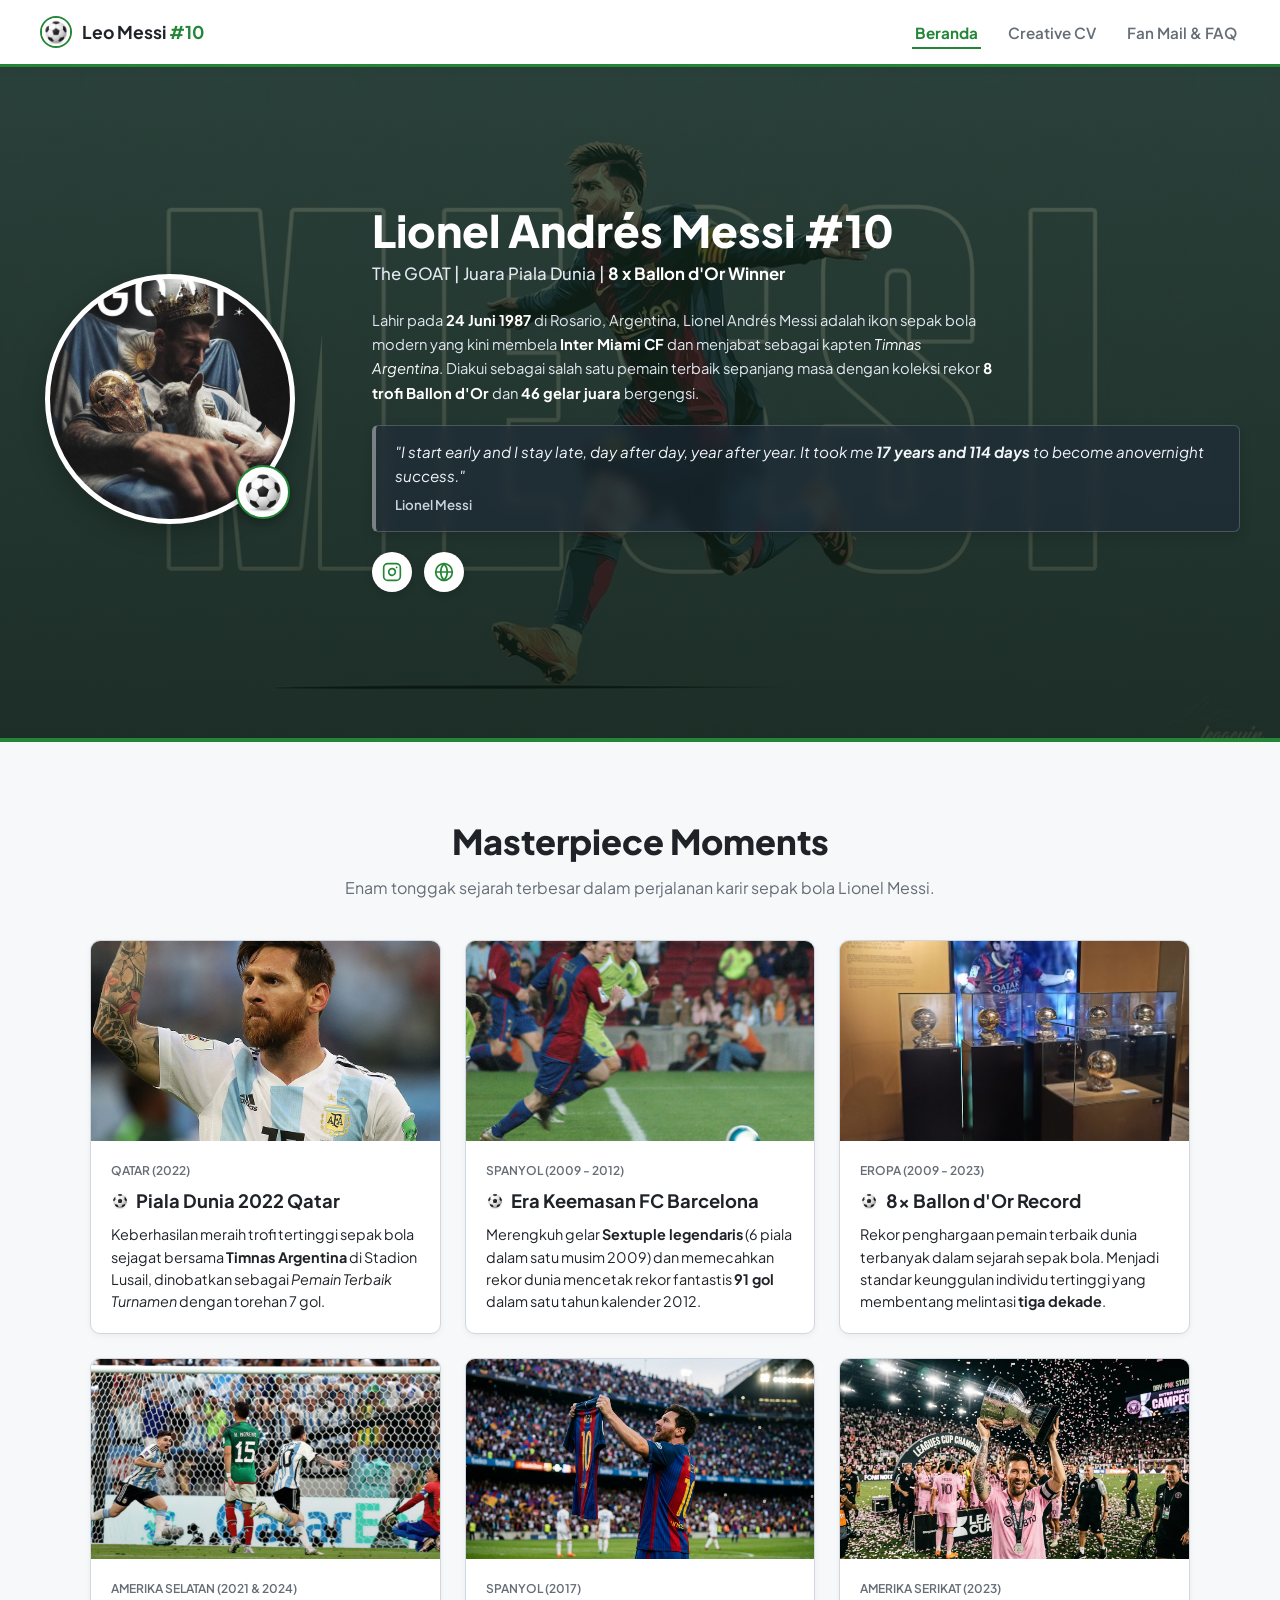
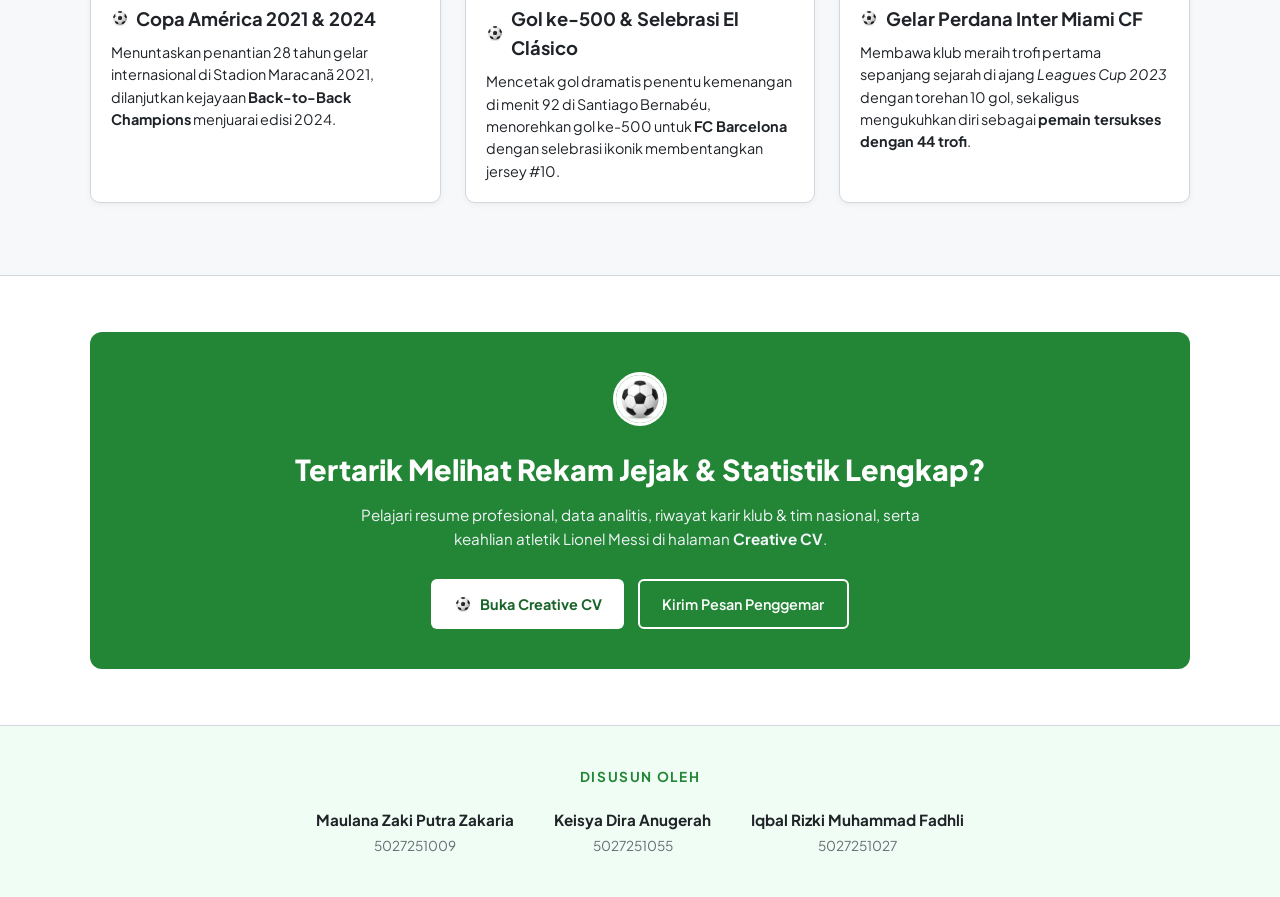
<file: index.html>
<!DOCTYPE html> 
<html lang="id">
<head>
    <meta charset="UTF-8">
    <meta name="viewport" content="width=device-width, initial-scale=1.0">
    <meta name="description" content="Website Portofolio Lionel Andrés Messi - Pemrograman Web Modul 1">
    <title>Lionel Andrés Messi | Beranda</title>
    
    <link rel="preconnect" href="https://fonts.googleapis.com">
    <link rel="preconnect" href="https://fonts.gstatic.com" crossorigin>
    <link href="https://fonts.googleapis.com/css2?family=Plus+Jakarta+Sans:wght@400;500;600;700;800&display=swap" rel="stylesheet">
    
    <link rel="stylesheet" href="css/style-global.css">
    <link rel="stylesheet" href="css/landing.css">
</head>
<body class="soccer-theme">

    <header class="navbar-wrapper">
        <nav class="navbar">
            <a href="index.html" class="nav-logo" title="Beranda Lionel Messi">
                <img src="assets/images/soccer-ball.jpg" alt="Bola Sepak" class="nav-ball-img spinning-ball" width="32" height="32">
                <span class="nav-logo-text">Leo Messi <b>#10</b></span>
            </a>

            <input type="checkbox" id="nav-toggle" class="nav-toggle" aria-label="Buka menu navigasi">
            <label for="nav-toggle" class="nav-toggle-label" title="Menu Navigasi">
                <span></span>
                <span></span>
                <span></span>
            </label>

            <ul class="nav-menu">
                <li><a href="index.html" class="nav-item active">Beranda</a></li>
                <li><a href="cv.html" class="nav-item">Creative CV</a></li>
                <li><a href="fanmail.html" class="nav-item">Fan Mail & FAQ</a></li>
            </ul>
        </nav>
    </header>

    <main>
        <section id="hero" class="hero-section">
            <div class="container hero-container">
                <div class="hero-photo-box">
                    <div class="photo-frame">
                        <img 
                            src="assets/images/messigoatphoto.jpg" 
                            alt="Foto Lionel Messi" 
                            class="messi-img"
                            width="260"
                            height="260"
                        >
                        <div class="ball-badge">
                            <img src="assets/images/soccer-ball.jpg" alt="Bola Berputar" class="spinning-ball" width="46" height="46">
                        </div>
                    </div>
                </div>

                <div class="hero-text-box">
                    <h1 class="hero-name">Lionel Andrés Messi #10</h1>
                    <p class="hero-roles">
                        The GOAT | Juara Piala Dunia | <b>8 x Ballon d'Or Winner</b>
                    </p>

                    <p class="hero-bio">
                        Lahir pada <b>24 Juni 1987</b> di Rosario, Argentina, Lionel Andrés Messi adalah ikon sepak bola modern yang kini membela <b>Inter Miami CF</b> dan menjabat sebagai kapten <i>Timnas Argentina</i>. Diakui sebagai salah satu pemain terbaik sepanjang masa dengan koleksi rekor <b>8 trofi Ballon d'Or</b> dan <b>46 gelar juara</b> bergengsi.
                    </p>

                    <div class="quote-box">
                        <p class="quote-content">
                            <i>"I start early and I stay late, day after day, year after year. It took me <b>17 years and 114 days</b> to become anovernight success."</i>
                        </p>
                        <small class="quote-by">Lionel Messi</small>
                    </div>

                    <div class="social-row">
                        <a href="https://www.instagram.com/leomessi" target="_blank" rel="noopener noreferrer" class="social-icon-btn" title="Instagram Resmi @leomessi" aria-label="Instagram">
                            <svg width="20" height="20" viewBox="0 0 24 24" fill="none" stroke="currentColor" stroke-width="2" stroke-linecap="round" stroke-linejoin="round">
                                <rect x="2" y="2" width="20" height="20" rx="5" ry="5"></rect>
                                <path d="M16 11.37A4 4 0 1 1 12.63 8 4 4 0 0 1 16 11.37z"></path>
                                <line x1="17.5" y1="6.5" x2="17.51" y2="6.5"></line>
                            </svg>
                        </a>
                        <a href="https://messi.com" target="_blank" rel="noopener noreferrer" class="social-icon-btn" title="Website Resmi Lionel Messi" aria-label="Website Resmi">
                            <svg width="20" height="20" viewBox="0 0 24 24" fill="none" stroke="currentColor" stroke-width="2" stroke-linecap="round" stroke-linejoin="round">
                                <circle cx="12" cy="12" r="10"></circle>
                                <line x1="2" y1="12" x2="22" y2="12"></line>
                                <path d="M12 2a15.3 15.3 0 0 1 4 10 15.3 15.3 0 0 1-4 10 15.3 15.3 0 0 1-4-10 15.3 15.3 0 0 1 4-10z"></path>
                            </svg>
                        </a>
                    </div>
                </div>
            </div>
        </section>

        <section id="showcase" class="showcase-section">
            <div class="container">
                <div class="section-heading">
                    <h2 class="section-title">Masterpiece Moments</h2>
                    <p class="section-sub">Enam tonggak sejarah terbesar dalam perjalanan karir sepak bola Lionel Messi.</p>
                </div>

                <div class="cards-grid">
                    <article class="card-item" id="card-worldcup">
                        <div class="card-image-box">
                            <img 
                                src="assets/images/moment-worldcup.jpg" 
                                alt="Piala Dunia FIFA 2022" 
                                class="moment-thumb" 
                                width="360" 
                                height="220"
                            >
                        </div>
                        <div class="card-info">
                            <span class="card-date">Qatar (2022)</span>
                            <h3 class="card-heading">
                                <img src="assets/images/soccer-ball.jpg" alt="Bola" class="spinning-on-hover" width="18" height="18">
                                Piala Dunia 2022 Qatar
                            </h3>
                            <p class="card-description">
                                Keberhasilan meraih trofi tertinggi sepak bola sejagat bersama <b>Timnas Argentina</b> di Stadion Lusail, dinobatkan sebagai <i>Pemain Terbaik Turnamen</i> dengan torehan 7 gol.
                            </p>
                        </div>
                    </article>

                    <article class="card-item" id="card-barcelona">
                        <div class="card-image-box">
                            <img 
                                src="assets/images/moment-barca.jpg" 
                                alt="FC Barcelona" 
                                class="moment-thumb" 
                                width="360" 
                                height="220"
                            >
                        </div>
                        <div class="card-info">
                            <span class="card-date">Spanyol (2009 - 2012)</span>
                            <h3 class="card-heading">
                                <img src="assets/images/soccer-ball.jpg" alt="Bola" class="spinning-on-hover" width="18" height="18">
                                Era Keemasan FC Barcelona
                            </h3>
                            <p class="card-description">
                                Merengkuh gelar <b>Sextuple legendaris</b> (6 piala dalam satu musim 2009) dan memecahkan rekor dunia mencetak rekor fantastis <b>91 gol</b> dalam satu tahun kalender 2012.
                            </p>
                        </div>
                    </article>

                    <article class="card-item" id="card-ballondor">
                        <div class="card-image-box">
                            <img 
                                src="assets/images/moment-ballondor.jpg" 
                                alt="Trofi Ballon d'Or" 
                                class="moment-thumb" 
                                width="360" 
                                height="220"
                            >
                        </div>
                        <div class="card-info">
                            <span class="card-date">Eropa (2009 - 2023)</span>
                            <h3 class="card-heading">
                                <img src="assets/images/soccer-ball.jpg" alt="Bola" class="spinning-on-hover" width="18" height="18">
                                8x Ballon d'Or Record
                            </h3>
                            <p class="card-description">
                                Rekor penghargaan pemain terbaik dunia terbanyak dalam sejarah sepak bola. Menjadi standar keunggulan individu tertinggi yang membentang melintasi <b>tiga dekade</b>.
                            </p>
                        </div>
                    </article>

                    <article class="card-item" id="card-copa">
                        <div class="card-image-box">
                            <img 
                                src="assets/images/moment-copa.jpg" 
                                alt="Copa America" 
                                class="moment-thumb" 
                                width="360" 
                                height="220"
                            >
                        </div>
                        <div class="card-info">
                            <span class="card-date">Amerika Selatan (2021 & 2024)</span>
                            <h3 class="card-heading">
                                <img src="assets/images/soccer-ball.jpg" alt="Bola" class="spinning-on-hover" width="18" height="18">
                                Copa América 2021 & 2024
                            </h3>
                            <p class="card-description">
                                Menuntaskan penantian 28 tahun gelar internasional di Stadion Maracanã 2021, dilanjutkan kejayaan <b>Back-to-Back Champions</b> menjuarai edisi 2024.
                            </p>
                        </div>
                    </article>

                    <article class="card-item" id="card-elclasico">
                        <div class="card-image-box">
                            <img 
                                src="assets/images/moment-elclasico.jpg" 
                                alt="Selebrasi El Clásico 2017" 
                                class="moment-thumb" 
                                width="360" 
                                height="220"
                            >
                        </div>
                        <div class="card-info">
                            <span class="card-date">Spanyol (2017)</span>
                            <h3 class="card-heading">
                                <img src="assets/images/soccer-ball.jpg" alt="Bola" class="spinning-on-hover" width="18" height="18">
                                Gol ke-500 & Selebrasi El Clásico
                            </h3>
                            <p class="card-description">
                                Mencetak gol dramatis penentu kemenangan di menit 92 di Santiago Bernabéu, menorehkan gol ke-500 untuk <b>FC Barcelona</b> dengan selebrasi ikonik membentangkan jersey #10.
                            </p>
                        </div>
                    </article>

                    <article class="card-item" id="card-intermiami">
                        <div class="card-image-box">
                            <img 
                                src="assets/images/moment-intermiami.jpg" 
                                alt="Juara Leagues Cup Inter Miami" 
                                class="moment-thumb" 
                                width="360" 
                                height="220"
                            >
                        </div>
                        <div class="card-info">
                            <span class="card-date">Amerika Serikat (2023)</span>
                            <h3 class="card-heading">
                                <img src="assets/images/soccer-ball.jpg" alt="Bola" class="spinning-on-hover" width="18" height="18">
                                Gelar Perdana Inter Miami CF
                            </h3>
                            <p class="card-description">
                                Membawa klub meraih trofi pertama sepanjang sejarah di ajang <i>Leagues Cup 2023</i> dengan torehan 10 gol, sekaligus mengukuhkan diri sebagai <b>pemain tersukses dengan 44 trofi</b>.
                            </p>
                        </div>
                    </article>
                </div>
            </div>
        </section>

        <section id="cta" class="cta-section">
            <div class="container">
                <div class="cta-box">
                    <img src="assets/images/soccer-ball.jpg" alt="Bola Sepak" class="cta-ball spinning-ball" width="54" height="54">
                    <h2 class="cta-title">Tertarik Melihat Rekam Jejak & Statistik Lengkap?</h2>
                    <p class="cta-desc">
                        Pelajari resume profesional, data analitis, riwayat karir klub & tim nasional, serta keahlian atletik Lionel Messi di halaman <b>Creative CV</b>.
                    </p>
                    <div class="cta-action">
                        <a href="cv.html" class="btn-primary">
                            <img src="assets/images/soccer-ball.jpg" alt="Bola" class="spinning-ball" width="18" height="18">
                            <span>Buka Creative CV</span>
                        </a>
                        <a href="fanmail.html" class="btn-outline">
                            <span>Kirim Pesan Penggemar</span>
                        </a>
                    </div>
                </div>
            </div>
        </section>
    </main>

    <footer class="footer-wrapper">
        <div class="container footer-container">
            <p class="footer-title">Disusun Oleh</p>
            <div class="team-grid">
                <div class="team-member">
                    <span class="member-name">Maulana Zaki Putra Zakaria</span>
                    <span class="member-nrp">5027251009</span>
                </div>
                <div class="team-member">
                    <span class="member-name">Keisya Dira Anugerah</span>
                    <span class="member-nrp">5027251055</span>
                </div>
                <div class="team-member">
                    <span class="member-name">Iqbal Rizki Muhammad Fadhli</span>
                    <span class="member-nrp">5027251027</span>
                </div>
            </div>
        </div>
    </footer>

</body>
</html>
</file>
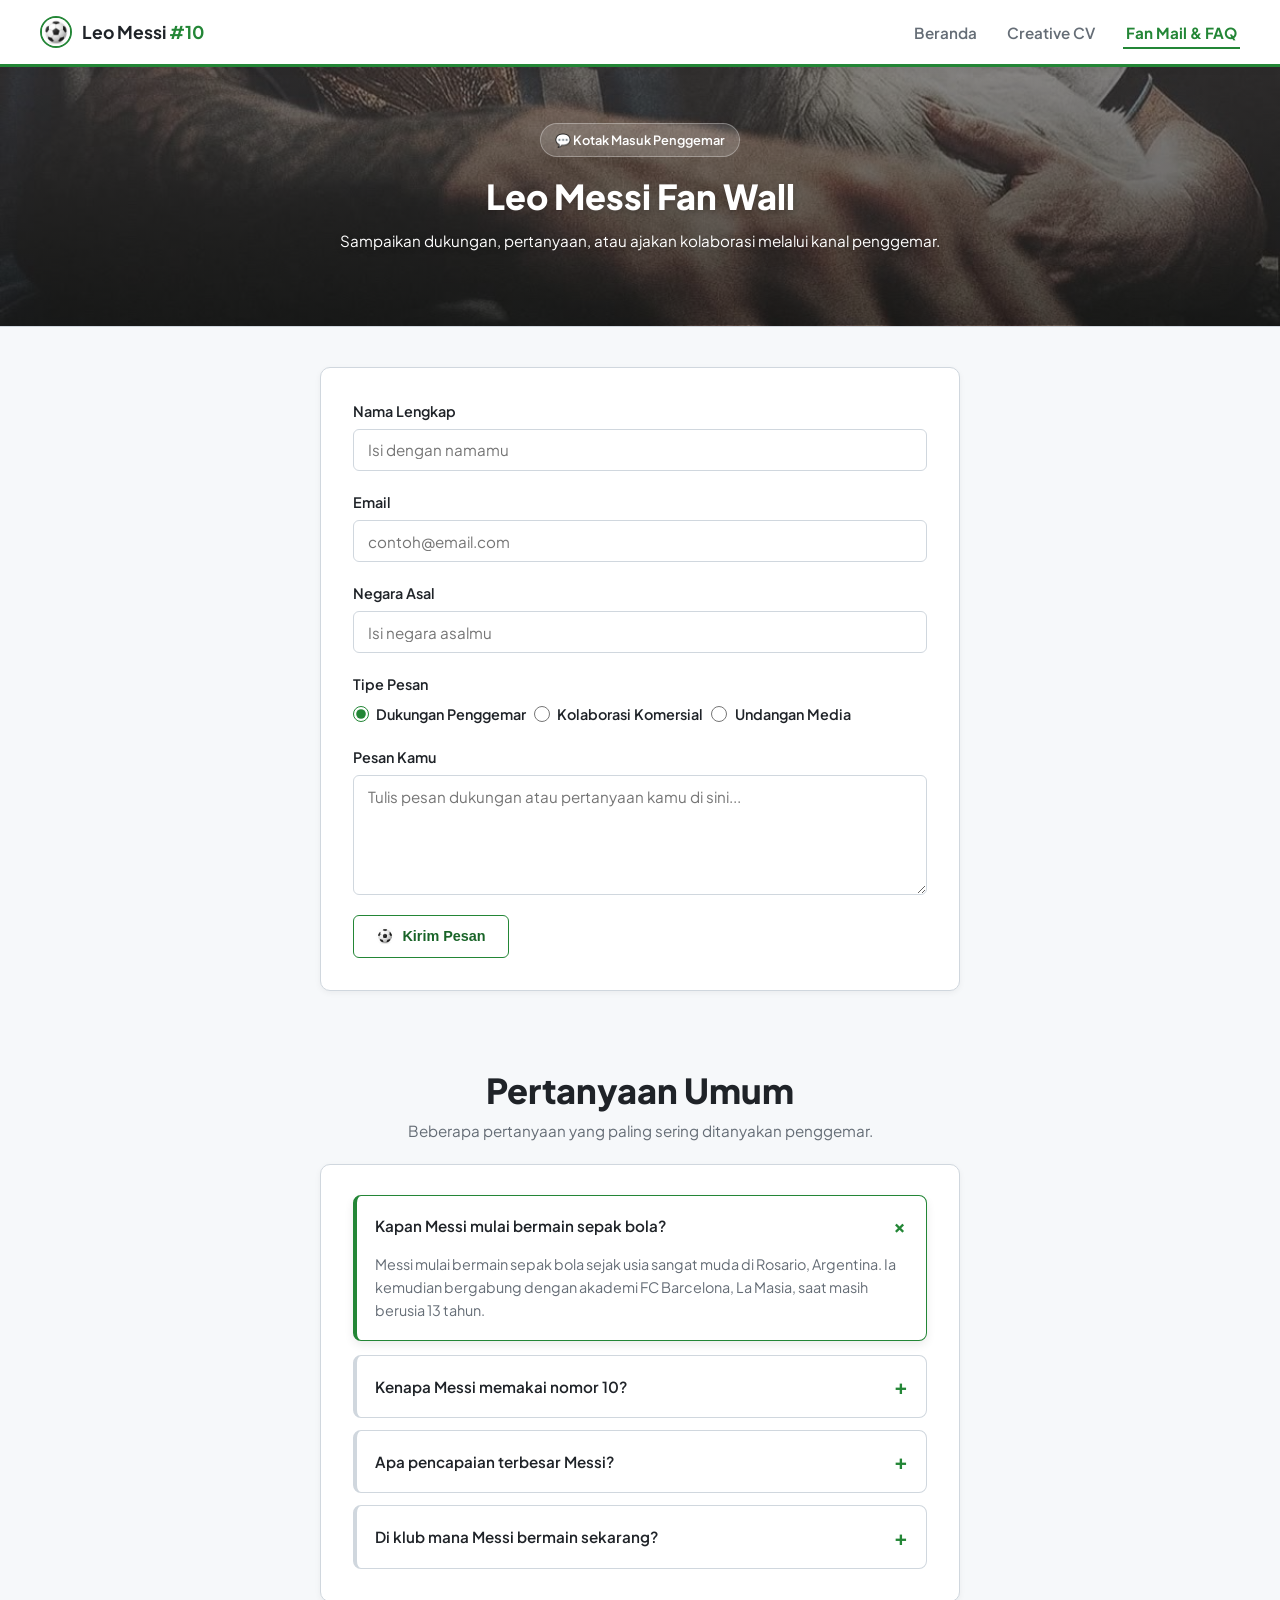
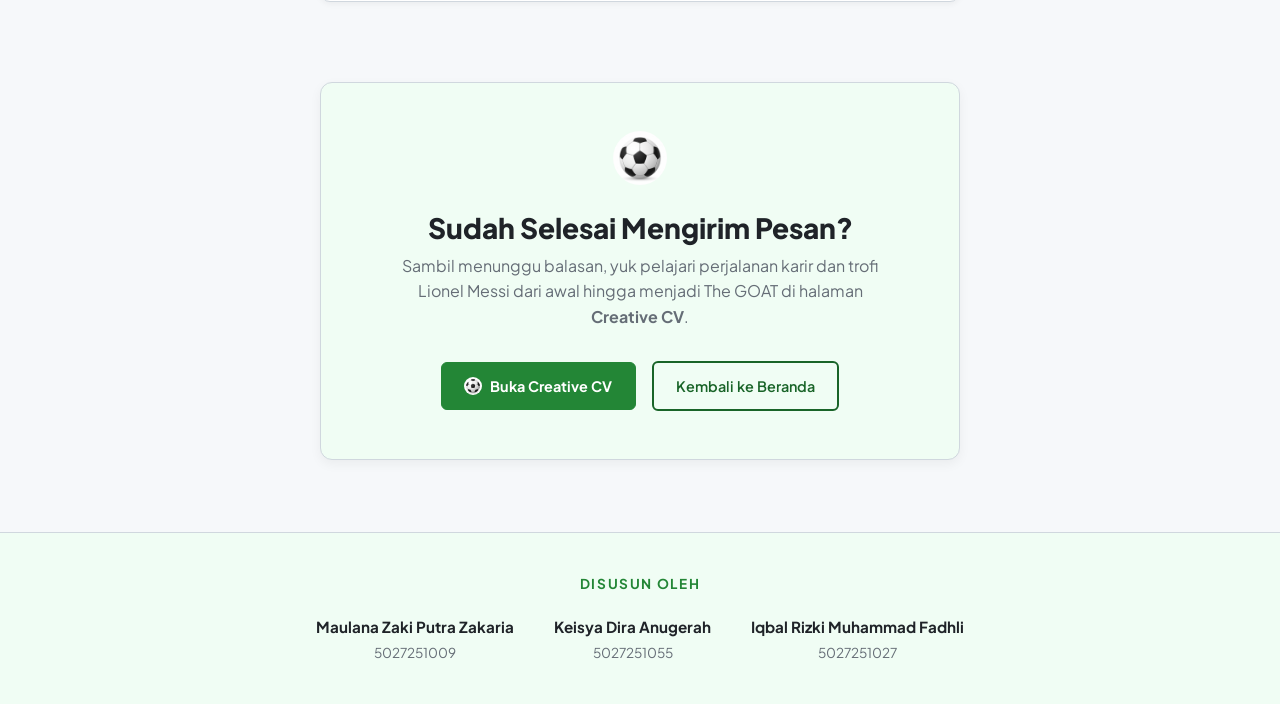
<file: fanmail.html>
<!DOCTYPE html>
<html lang="id">
<head>
    <meta charset="UTF-8">
    <meta name="viewport" content="width=device-width, initial-scale=1.0">
    <meta name="description" content="Kirim pesan penggemar & FAQ - Lionel Andrés Messi - Pemrograman Web Modul 1">
    <title>Lionel Andrés Messi | Fan Mail & FAQ</title>

    <link rel="preconnect" href="https://fonts.googleapis.com">
    <link rel="preconnect" href="https://fonts.gstatic.com" crossorigin>
    <link href="https://fonts.googleapis.com/css2?family=Plus+Jakarta+Sans:wght@400;500;600;700;800&display=swap" rel="stylesheet">

    <link rel="stylesheet" href="css/style-global.css">
    <link rel="stylesheet" href="css/fanmail.css">
</head>
<body class="soccer-theme">

    <header class="navbar-wrapper">
        <nav class="navbar">
            <a href="index.html" class="nav-logo" title="Beranda Lionel Messi">
                <img src="assets/images/soccer-ball.jpg" alt="Bola Sepak" class="nav-ball-img spinning-ball" width="32" height="32">
                <span class="nav-logo-text">Leo Messi <b>#10</b></span>
            </a>

            <input type="checkbox" id="nav-toggle" class="nav-toggle" aria-label="Buka menu navigasi">
            <label for="nav-toggle" class="nav-toggle-label" title="Menu Navigasi">
                <span></span>
                <span></span>
                <span></span>
            </label>

            <ul class="nav-menu">
                <li><a href="index.html" class="nav-item">Beranda</a></li>
                <li><a href="cv.html" class="nav-item">Creative CV</a></li>
                <li><a href="fanmail.html" class="nav-item active">Fan Mail & FAQ</a></li>
            </ul>
        </nav>
    </header>

    <main>
        <section id="fanmail-hero" class="fanmail-hero-section">
            <div class="container">
                <div class="section-heading">
                    <span class="section-badge">💬 Kotak Masuk Penggemar</span>
                    <h1 class="section-title">Leo Messi Fan Wall</h1>
                    <p class="section-sub">Sampaikan dukungan, pertanyaan, atau ajakan kolaborasi melalui kanal penggemar.</p>
                </div>
            </div>
        </section>

        <section id="fanmail-form" class="fanmail-form-section">
            <div class="container">
                <form class="fanmail-form">
                    <div class="form-row">
                        <label for="fan-name">Nama Lengkap</label>
                        <input type="text" id="fan-name" name="fan-name" placeholder="Isi dengan namamu" required>
                    </div>

                    <div class="form-row">
                        <label for="fan-email">Email</label>
                        <input type="email" id="fan-email" name="fan-email" placeholder="contoh@email.com" required>
                    </div>

                    <div class="form-row">
                        <label for="fan-country">Negara Asal</label>
                        <input type="text" id="fan-country" name="fan-country" placeholder="Isi negara asalmu" required>
                    </div>

                    <div class="form-row">
                        <span class="form-label-static">Tipe Pesan</span>
                        <div class="radio-group">
                            <label class="radio-option">
                                <input type="radio" name="msg-type" value="Fan Support" checked>
                                <span>Dukungan Penggemar</span>
                            </label>
                            <label class="radio-option">
                                <input type="radio" name="msg-type" value="Komersial">
                                <span>Kolaborasi Komersial</span>
                            </label>
                            <label class="radio-option">
                                <input type="radio" name="msg-type" value="Media Invitation">
                                <span>Undangan Media</span>
                            </label>
                        </div>
                    </div>

                    <div class="form-row">
                        <label for="fan-message">Pesan Kamu</label>
                        <textarea id="fan-message" name="fan-message" rows="5" placeholder="Tulis pesan dukungan atau pertanyaan kamu di sini..." required></textarea>
                    </div>

                    <button type="submit" class="btn-primary">
                        <img src="assets/images/soccer-ball.jpg" alt="Bola" class="spinning-on-hover" width="18" height="18">
                        <span>Kirim Pesan</span>
                    </button>
                </form>
            </div>
        </section>

        <section id="faq" class="faq-section">
            <div class="container">

                <div class="faq-header">
                    <h2 class="section-title">Pertanyaan Umum</h2>
                    <p class="section-sub">Beberapa pertanyaan yang paling sering ditanyakan penggemar.</p>
                </div>

                <div class="faq-list">
                    <details class="faq-item" open>
                        <summary class="faq-question">Kapan Messi mulai bermain sepak bola? <span class="faq-icon">+</span></summary>
                        <div class="faq-answer">
                            <p>Messi mulai bermain sepak bola sejak usia sangat muda di Rosario, Argentina. Ia kemudian bergabung dengan akademi FC Barcelona, La Masia, saat masih berusia 13 tahun.</p>
                        </div>
                    </details>

                    <details class="faq-item">
                        <summary class="faq-question">Kenapa Messi memakai nomor 10? <span class="faq-icon">+</span></summary>
                        <div class="faq-answer">
                            <p>Nomor 10 menjadi identik dengan Messi karena perannya sebagai pemain kreatif dan playmaker. Ia mengenakan nomor tersebut selama sebagian besar kariernya di Barcelona dan juga bersama tim nasional Argentina.</p>
                        </div>
                    </details>

                    <details class="faq-item">
                        <summary class="faq-question">Apa pencapaian terbesar Messi? <span class="faq-icon">+</span></summary>
                        <div class="faq-answer">
                            <p>Salah satu pencapaian paling ikonik Messi adalah membawa Argentina menjuarai Piala Dunia 2022. Ia juga memenangkan Ballon d'Or sebanyak delapan kali.</p>
                        </div>
                    </details>

                    <details class="faq-item">
                        <summary class="faq-question">Di klub mana Messi bermain sekarang? <span class="faq-icon">+</span></summary>
                        <div class="faq-answer">
                            <p>Messi bermain untuk Inter Miami CF di Major League Soccer (MLS), setelah bergabung dengan klub tersebut pada 2023.</p>
                        </div>
                    </details>
                </div>
            </div>
        </section>


        <section id="cta" class="cta-section">
            <div class="container">
                <div class="cta-box">
                    <img src="assets/images/soccer-ball.jpg" alt="Bola Sepak" class="cta-ball spinning-ball" width="54" height="54">
                    <h2 class="cta-title">Sudah Selesai Mengirim Pesan?</h2>
                    <p class="cta-desc">
                        Sambil menunggu balasan, yuk pelajari perjalanan karir dan trofi Lionel Messi dari awal hingga menjadi The GOAT di halaman <b>Creative CV</b>.
                    </p>
                    <div class="cta-action">
                        <a href="cv.html" class="btn-primary">
                            <img src="assets/images/soccer-ball.jpg" alt="Bola" class="spinning-ball" width="18" height="18">
                            <span>Buka Creative CV</span>
                        </a>
                        <a href="index.html" class="btn-outline">
                            <span>Kembali ke Beranda</span>
                        </a>
                    </div>
                </div>
            </div>
        </section>
    </main>

    <footer class="footer-wrapper">
        <div class="container footer-container">
            <p class="footer-title">Disusun Oleh</p>
            <div class="team-grid">
                <div class="team-member">
                    <span class="member-name">Maulana Zaki Putra Zakaria</span>
                    <span class="member-nrp">5027251009</span>
                </div>
                <div class="team-member">
                    <span class="member-name">Keisya Dira Anugerah</span>
                    <span class="member-nrp">5027251055</span>
                </div>
                <div class="team-member">
                    <span class="member-name">Iqbal Rizki Muhammad Fadhli</span>
                    <span class="member-nrp">5027251027</span>
                </div>
            </div>
        </div>
    </footer>

</body>
</html>
</file>
<file: css/style-global.css>
:root { 
    --green: #238636;
    --green-dark: #196428;
    --color-white: #ffffff;
    --color-bg: #f6f8fa;
    --color-border: #d0d7de;
    --text-dark: #1f2328;
    --text-muted: #656d76;
    --font-base: 'Plus Jakarta Sans', system-ui, -apple-system, sans-serif;
    --transition: 0.25s ease;
}

*, *::before, *::after {
    box-sizing: border-box;
    margin: 0;
    padding: 0;
}

html {
    scroll-behavior: smooth;
    font-size: 16px;
}

body.soccer-theme {
    font-family: var(--font-base);
    background-color: var(--color-bg);
    color: var(--text-dark);
    line-height: 1.6;
    overflow-x: hidden;
}

.container {
    width: 100%;
    max-width: 1140px;
    margin: 0 auto;
    padding: 0 1.25rem;
}

.section-heading {
    text-align: center;
    max-width: 600px;
    margin: 0 auto 2.5rem;
}

.section-title {
    font-size: 2.15rem;
    font-weight: 800;
    color: var(--text-dark);
    margin-bottom: 0.35rem;
}

.section-sub {
    font-size: 1rem;
    color: var(--text-muted);
}

@keyframes spinBall {
    from {
        transform: rotate(0deg);
    }

    to {
        transform: rotate(360deg);
    }
}

.spinning-ball {
    animation: spinBall 8s linear infinite;
    display: inline-block;
    border-radius: 50%;
}

.spinning-on-hover {
    transition: transform 0.5s ease;
    display: inline-block;
    border-radius: 50%;
}

.navbar-wrapper {
    position: sticky;
    top: 0;
    z-index: 1000;
    background-color: var(--color-white);
    border-bottom: 3px solid var(--green);
    box-shadow: 0 2px 8px rgba(0, 0, 0, 0.06);
}

.navbar {
    display: flex;
    justify-content: space-between;
    align-items: center;
    height: 64px;
    width: 100%;
    padding: 0 2.5rem;
    position: relative;
}

.nav-logo {
    display: flex;
    align-items: center;
    gap: 0.6rem;
    text-decoration: none;
    color: var(--text-dark);
    font-size: 1.1rem;
    font-weight: 700;
}

.nav-logo b {
    color: var(--green);
}

.nav-ball-img {
    border-radius: 50%;
    border: 2px solid var(--green);
}

.nav-toggle {
    display: none;
}

.nav-toggle-label {
    display: none;
    flex-direction: column;
    justify-content: center;
    gap: 5px;
    width: 30px;
    height: 30px;
    cursor: pointer;
    z-index: 1001;
}

.nav-toggle-label span {
    display: block;
    width: 100%;
    height: 3px;
    background-color: var(--green);
    border-radius: 2px;
    transition: transform var(--transition), opacity var(--transition);
}

.nav-menu {
    display: flex;
    list-style: none;
    gap: 1.5rem;
    align-items: center;
}

.nav-item {
    text-decoration: none;
    color: var(--text-muted);
    font-weight: 600;
    font-size: 0.95rem;
    padding: 0.35rem 0.2rem;
    transition: color var(--transition);
}

.nav-item:hover,
.nav-item.active {
    color: var(--green);
}

.nav-item.active {
    font-weight: 700;
    border-bottom: 2px solid var(--green);
}

.btn-primary {
    display: inline-flex;
    align-items: center;
    gap: 0.5rem;
    background-color: var(--color-white);
    color: var(--green-dark);
    font-weight: 700;
    font-size: 0.9rem;
    padding: 0.7rem 1.4rem;
    border-radius: 6px;
    text-decoration: none;
    transition: transform var(--transition), box-shadow var(--transition);
}

.btn-primary:hover {
    transform: translateY(-2px);
    box-shadow: 0 4px 10px rgba(0, 0, 0, 0.15);
}

.btn-outline {
    display: inline-flex;
    align-items: center;
    background-color: transparent;
    color: var(--color-white);
    border: 2px solid var(--color-white);
    font-weight: 600;
    font-size: 0.9rem;
    padding: 0.7rem 1.4rem;
    border-radius: 6px;
    text-decoration: none;
    transition: background-color var(--transition);
}

.btn-outline:hover {
    background-color: rgba(255, 255, 255, 0.15);
}

.footer-wrapper {
    background-color: #f0fdf4;
    color: var(--text-dark);
    padding: 2.5rem 0;
    border-top: 1px solid var(--color-border);
}

.footer-container {
    display: flex;
    flex-direction: column;
    align-items: center;
    text-align: center;
}

.footer-title {
    font-size: 0.85rem;
    font-weight: 700;
    text-transform: uppercase;
    letter-spacing: 0.12em;
    color: var(--green);
    margin-bottom: 1.25rem;
}

.team-grid {
    display: flex;
    justify-content: center;
    gap: 2.5rem;
    flex-wrap: wrap;
    width: 100%;
    max-width: 920px;
}

.team-member {
    display: flex;
    flex-direction: column;
    gap: 0.2rem;
    text-align: center;
}

.member-name {
    font-weight: 700;
    font-size: 0.95rem;
    color: var(--text-dark);
}

.member-nrp {
    font-size: 0.85rem;
    color: var(--text-muted);
}

@media (max-width: 768px) {

    .navbar {
        padding: 0 1.25rem;
        height: 60px;
    }

    .nav-toggle-label {
        display: flex;
    }

    .nav-menu {
        display: none;
        position: absolute;
        top: 100%;
        left: 0;
        width: 100%;
        background-color: var(--color-white);
        flex-direction: column;
        gap: 0;
        border-bottom: 3px solid var(--green);
        box-shadow: 0 8px 16px rgba(0, 0, 0, 0.1);
    }

    .nav-menu li {
        width: 100%;
    }

    .nav-item {
        display: block;
        padding: 0.85rem 1.25rem;
        width: 100%;
        border-bottom: 1px solid var(--color-border);
    }

    .nav-item.active {
        border-bottom: 1px solid var(--color-border);
        background-color: #f0fdf4;
    }

    .nav-toggle:checked ~ .nav-menu {
        display: flex;
    }

    .nav-toggle:checked ~ .nav-toggle-label span:nth-child(1) {
        transform: translateY(8px) rotate(45deg);
    }

    .nav-toggle:checked ~ .nav-toggle-label span:nth-child(2) {
        opacity: 0;
    }

    .nav-toggle:checked ~ .nav-toggle-label span:nth-child(3) {
        transform: translateY(-8px) rotate(-45deg);
    }

    .team-grid {
        flex-direction: column;
        align-items: center;
        gap: 1.25rem;
    }
}



@media (max-width: 480px) {

    .btn-primary,
    .btn-outline {
        width: 100%;
        justify-content: center;
    }
}
</file>
<file: css/landing.css>
:root { 
    --green: #238636;
    --green-dark: #196428;
    --color-white: #ffffff;
    --color-bg: #f6f8fa;
    --color-border: #d0d7de;
    --text-dark: #1f2328;
    --text-muted: #656d76;
    --font-base: 'Plus Jakarta Sans', system-ui, -apple-system, sans-serif;
    --transition: 0.25s ease;
}

*, *::before, *::after {
    box-sizing: border-box;
    margin: 0;
    padding: 0;
}

html {
    scroll-behavior: smooth;
    font-size: 16px;
}

body.soccer-theme {
    font-family: var(--font-base);
    background-color: var(--color-bg);
    color: var(--text-dark);
    line-height: 1.6;
    overflow-x: hidden;
}

.container {
    width: 100%;
    max-width: 1140px;
    margin: 0 auto;
    padding: 0 1.25rem;
}

@keyframes spinBall {
    from { transform: rotate(0deg); }
    to { transform: rotate(360deg); }
}

.spinning-ball {
    animation: spinBall 8s linear infinite;
    display: inline-block;
    border-radius: 50%;
}

.spinning-on-hover {
    transition: transform 0.5s ease;
    display: inline-block;
    border-radius: 50%;
}

.card-item:hover .spinning-on-hover {
    transform: rotate(360deg);
}

.navbar-wrapper {
    position: sticky;
    top: 0;
    z-index: 1000;
    background-color: var(--color-white);
    border-bottom: 3px solid var(--green);
    box-shadow: 0 2px 8px rgba(0, 0, 0, 0.06);
}

.navbar {
    display: flex;
    justify-content: space-between;
    align-items: center;
    height: 64px;
    width: 100%;
    padding: 0 2.5rem;
    position: relative;
}

.nav-logo {
    display: flex;
    align-items: center;
    gap: 0.6rem;
    text-decoration: none;
    color: var(--text-dark);
    font-size: 1.1rem;
    font-weight: 700;
}

.nav-logo b {
    color: var(--green);
}

.nav-ball-img {
    border-radius: 50%;
    border: 2px solid var(--green);
}

.nav-toggle {
    display: none;
}

.nav-toggle-label {
    display: none;
    flex-direction: column;
    justify-content: center;
    gap: 5px;
    width: 30px;
    height: 30px;
    cursor: pointer;
    z-index: 1001;
}

.nav-toggle-label span {
    display: block;
    width: 100%;
    height: 3px;
    background-color: var(--green);
    border-radius: 2px;
    transition: transform var(--transition), opacity var(--transition);
}

.nav-menu {
    display: flex;
    list-style: none;
    gap: 1.5rem;
    align-items: center;
}

.nav-item {
    text-decoration: none;
    color: var(--text-muted);
    font-weight: 600;
    font-size: 0.95rem;
    padding: 0.35rem 0.2rem;
    transition: color var(--transition);
}

.nav-item:hover,
.nav-item.active {
    color: var(--green);
}

.nav-item.active {
    font-weight: 700;
    border-bottom: 2px solid var(--green);
}

.hero-section {
    position: relative;
    background-color: #12331b;
    background-image: 
        linear-gradient(rgba(10, 32, 16, 0.72), rgba(8, 24, 12, 0.82)),
        url('../assets/images/banner-messi.jpg');
    background-size: cover;
    background-position: center;
    background-repeat: no-repeat;
    color: var(--color-white);
    padding: 6.5rem 0 7rem;
    min-height: 75vh;
    display: flex;
    align-items: center;
    border-bottom: 4px solid var(--green);
}

.hero-container {
    display: flex;
    align-items: center;
    gap: 4.5rem;
    max-width: 1240px;
    width: 100%;
}

.hero-photo-box {
    flex: 0 0 260px;
    display: flex;
    justify-content: center;
}

.photo-frame {
    position: relative;
    width: 250px;
    height: 250px;
    border-radius: 50%;
    border: 5px solid var(--color-white);
    box-shadow: 0 8px 24px rgba(0, 0, 0, 0.25);
    background-color: var(--color-white);
}

.messi-img {
    width: 100%;
    height: 100%;
    object-fit: cover;
    border-radius: 50%;
    display: block;
}

.ball-badge {
    position: absolute;
    bottom: 0;
    right: 0;
    background-color: var(--color-white);
    border-radius: 50%;
    padding: 2px;
    box-shadow: 0 4px 10px rgba(0, 0, 0, 0.3);
    border: 2px solid var(--green);
}

.ball-badge img {
    display: block;
    border-radius: 50%;
}

.hero-text-box {
    flex: 1;
}

.hero-name {
    font-size: 2.75rem;
    font-weight: 800;
    line-height: 1.15;
    margin-bottom: 0.35rem;
    color: var(--color-white);
}

.hero-roles {
    font-size: 1.05rem;
    font-weight: 500;
    margin-bottom: 1.25rem;
    color: #e2e8f0;
}

.hero-roles b {
    color: var(--color-white);
}

.hero-bio {
    font-size: 0.92rem;
    line-height: 1.65;
    color: #e2e8f0;
    margin-bottom: 1.25rem;
    max-width: 620px;
}

.hero-bio b {
    color: var(--color-white);
}

.hero-bio i {
    color: #f8fafc;
}

.quote-box {
    background-color: rgba(30, 41, 59, 0.52);
    color: #f1f5f9;
    border: 1px solid rgba(255, 255, 255, 0.2);
    border-left: 4px solid rgba(255, 255, 255, 0.4);
    padding: 0.9rem 1.2rem;
    border-radius: 6px;
    margin-bottom: 1.25rem;
    box-shadow: 0 4px 12px rgba(0, 0, 0, 0.15);
    backdrop-filter: blur(6px);
    -webkit-backdrop-filter: blur(6px);
}

.quote-content {
    font-size: 0.95rem;
    line-height: 1.55;
    margin-bottom: 0.25rem;
}

.quote-content mark {
    background-color: rgba(234, 179, 8, 0.25);
    color: #fef08a;
    padding: 0.1rem 0.35rem;
    border-radius: 3px;
    font-weight: 600;
    border: 1px solid rgba(234, 179, 8, 0.4);
}

.quote-by {
    font-weight: 600;
    color: #cbd5e1;
}

.social-row {
    display: flex;
    align-items: center;
    gap: 0.75rem;
}

.social-icon-btn {
    display: inline-flex;
    align-items: center;
    justify-content: center;
    width: 40px;
    height: 40px;
    background-color: var(--color-white);
    color: var(--green);
    border-radius: 50%;
    text-decoration: none;
    box-shadow: 0 2px 8px rgba(0, 0, 0, 0.15);
    transition: transform var(--transition), background-color var(--transition), color var(--transition);
}

.social-icon-btn:hover {
    background-color: #f1f5f9;
    color: var(--green-dark);
    transform: translateY(-2px);
}

.social-icon-btn svg {
    display: block;
}

.showcase-section {
    padding: 4.5rem 0;
    background-color: var(--color-bg);
}

.section-heading {
    text-align: center;
    max-width: 600px;
    margin: 0 auto 2.5rem;
}

.section-title {
    font-size: 2.15rem;
    font-weight: 800;
    color: var(--text-dark);
    margin-bottom: 0.35rem;
}

.section-sub {
    font-size: 1rem;
    color: var(--text-muted);
}

.cards-grid {
    display: grid;
    grid-template-columns: repeat(auto-fit, minmax(300px, 1fr));
    gap: 1.5rem;
}

.card-item {
    background-color: var(--color-white);
    border: 1px solid var(--color-border);
    border-radius: 10px;
    overflow: hidden;
    display: flex;
    flex-direction: column;
    box-shadow: 0 2px 6px rgba(0, 0, 0, 0.05);
    transition: transform var(--transition), box-shadow var(--transition), border-color var(--transition);
}

.card-item:hover {
    transform: translateY(-5px);
    box-shadow: 0 8px 18px rgba(0, 0, 0, 0.1);
    border-color: var(--green);
}

.card-image-box {
    height: 200px;
    background-color: #cbd5e1;
    overflow: hidden;
}

.moment-thumb {
    width: 100%;
    height: 100%;
    object-fit: cover;
    display: block;
    transition: transform var(--transition);
}

.card-item:hover .moment-thumb {
    transform: scale(1.04);
}

.card-info {
    padding: 1.25rem;
    display: flex;
    flex-direction: column;
    flex: 1;
}

.card-date {
    font-size: 0.75rem;
    color: var(--text-muted);
    font-weight: 600;
    margin-bottom: 0.35rem;
    text-transform: uppercase;
}

.card-heading {
    font-size: 1.15rem;
    font-weight: 700;
    color: var(--text-dark);
    margin-bottom: 0.5rem;
    display: flex;
    align-items: center;
    gap: 0.45rem;
}

.card-description {
    font-size: 0.9rem;
    line-height: 1.55;
    margin-bottom: 0;
    flex: 1;
}

.cta-section {
    padding: 3.5rem 0;
    background-color: var(--color-white);
    border-top: 1px solid var(--color-border);
}

.cta-box {
    background-color: var(--green);
    color: var(--color-white);
    border-radius: 12px;
    padding: 2.5rem 1.75rem;
    text-align: center;
}

.cta-ball {
    border: 3px solid var(--color-white);
    margin-bottom: 0.85rem;
}

.cta-title {
    font-size: 1.8rem;
    font-weight: 800;
    margin-bottom: 0.65rem;
}

.cta-desc {
    max-width: 600px;
    margin: 0 auto 1.75rem;
    font-size: 0.95rem;
    color: #f1f5f9;
}

.cta-action {
    display: flex;
    justify-content: center;
    gap: 0.85rem;
    flex-wrap: wrap;
}

.btn-primary {
    display: inline-flex;
    align-items: center;
    gap: 0.5rem;
    background-color: var(--color-white);
    color: var(--green-dark);
    font-weight: 700;
    font-size: 0.9rem;
    padding: 0.7rem 1.4rem;
    border-radius: 6px;
    text-decoration: none;
    transition: transform var(--transition), box-shadow var(--transition);
}

.btn-primary:hover {
    transform: translateY(-2px);
    box-shadow: 0 4px 10px rgba(0, 0, 0, 0.15);
}

.btn-outline {
    display: inline-flex;
    align-items: center;
    background-color: transparent;
    color: var(--color-white);
    border: 2px solid var(--color-white);
    font-weight: 600;
    font-size: 0.9rem;
    padding: 0.7rem 1.4rem;
    border-radius: 6px;
    text-decoration: none;
    transition: background-color var(--transition);
}

.btn-outline:hover {
    background-color: rgba(255, 255, 255, 0.15);
}

.footer-wrapper {
    background-color: #f0fdf4;
    color: var(--text-dark);
    padding: 2.5rem 0;
    border-top: 1px solid var(--color-border);
}

.footer-container {
    display: flex;
    flex-direction: column;
    align-items: center;
    text-align: center;
}

.footer-title {
    font-size: 0.85rem;
    font-weight: 700;
    text-transform: uppercase;
    letter-spacing: 0.12em;
    color: var(--green);
    margin-bottom: 1.25rem;
}

.team-grid {
    display: flex;
    justify-content: center;
    gap: 2.5rem;
    flex-wrap: wrap;
    width: 100%;
    max-width: 920px;
}

.team-member {
    display: flex;
    flex-direction: column;
    gap: 0.2rem;
    text-align: center;
}

.member-name {
    font-weight: 700;
    font-size: 0.95rem;
    color: var(--text-dark);
}

.member-nrp {
    font-size: 0.85rem;
    color: var(--text-muted);
}

@media (max-width: 768px) {
    .navbar {
        padding: 0 1.25rem;
        height: 60px;
    }

    .nav-toggle-label {
        display: flex;
    }

    .nav-menu {
        display: none;
        position: absolute;
        top: 100%;
        left: 0;
        width: 100%;
        background-color: var(--color-white);
        flex-direction: column;
        gap: 0;
        border-bottom: 3px solid var(--green);
        box-shadow: 0 8px 16px rgba(0, 0, 0, 0.1);
    }

    .nav-menu li {
        width: 100%;
    }

    .nav-item {
        display: block;
        padding: 0.85rem 1.25rem;
        width: 100%;
        border-bottom: 1px solid var(--color-border);
    }

    .nav-item.active {
        border-bottom: 1px solid var(--color-border);
        background-color: #f0fdf4;
    }

    .nav-toggle:checked ~ .nav-menu {
        display: flex;
    }

    .nav-toggle:checked ~ .nav-toggle-label span:nth-child(1) {
        transform: translateY(8px) rotate(45deg);
    }
    .nav-toggle:checked ~ .nav-toggle-label span:nth-child(2) {
        opacity: 0;
    }
    .nav-toggle:checked ~ .nav-toggle-label span:nth-child(3) {
        transform: translateY(-8px) rotate(-45deg);
    }

    .hero-section {
        padding: 3.5rem 0;
        min-height: auto;
    }

    .hero-container {
        flex-direction: column;
        text-align: center;
        gap: 1.25rem;
    }

    .hero-photo-box {
        flex: 0 0 auto;
        width: auto;
        height: auto;
    }

    .photo-frame {
        width: 210px;
        height: 210px;
    }

    .hero-name {
        font-size: 2.25rem;
    }

    .social-row {
        justify-content: center;
    }

    .cards-grid {
        grid-template-columns: 1fr;
        max-width: 440px;
        margin: 0 auto;
    }

    .team-grid {
        flex-direction: column;
        align-items: center;
        gap: 1.25rem;
    }
}

@media (max-width: 480px) {
    .hero-container {
        gap: 0.85rem;
    }

    .photo-frame {
        width: 170px;
        height: 170px;
    }

    .ball-badge img {
        width: 38px;
        height: 38px;
    }

    .hero-name {
        font-size: 1.75rem;
    }

    .cta-action {
        flex-direction: column;
        width: 100%;
    }

    .btn-primary,
    .btn-outline {
        width: 100%;
        justify-content: center;
    }
}
</file>
<file: css/fanmail.css>
.fanmail-hero-section {
    padding: 3.5rem 0 2rem;
    background-color: var(--color-white);
    background-image: 
        linear-gradient(rgba(59, 56, 56, 0.605),rgba(23, 24, 23, 0.721)),
        url('../assets/images/messigoatphoto.jpg');
    background-repeat: no-repeat;
    background-size: cover;
    background-position: center 70%;
    border-bottom: 1px solid var(--color-border);
    text-align: center;
}

.section-badge {
    display: inline-block;
    background-color: rgba(255, 255, 255, 0.15);
    color: var(--color-white);
    padding: 0.35rem 0.9rem;
    border-radius: 999px;
    font-size: 0.8rem;
    font-weight: 600;
    margin-bottom: 0.75rem;
    border: 1px solid rgba(255, 255, 255, 0.3);
}


@keyframes slideDown {
    from { opacity: 0; transform: translateY(-10px); }
    to { opacity: 1; transform: translateY(0); }
}

.fanmail-form-section {
    padding: 2.5rem 0; 
    margin: 0 auto;
    background-color: var(--color-bg);
}

.fanmail-hero-section .section-title,
.fanmail-hero-section .section-sub {
    color: var(--color-white);
    text-shadow: 0 2px 6px rgba(0, 0, 0, 0.252);
}

.fanmail-hero-section .section-sub {
    font-size: 0.95rem;
}

.fanmail-form {
    max-width: 640px;
    margin: 0 auto;
    background-color: var(--color-white);
    border: 1px solid var(--color-border);
    border-radius: 10px;
    padding: 2rem;
    box-shadow: 0 2px 6px rgba(0, 0, 0, 0.05);

    display: flex;
    flex-direction: column;
    gap: 1.25rem;
}

.form-row {
    display: flex;
    flex-direction: column;
    gap: 0.4rem;
}

.form-row label,
.form-label-static {
    font-weight: 600;
    font-size: 0.9rem;
    color: var(--text-dark);
}

.form-row input[type="text"],
.form-row input[type="email"],
.form-row textarea {
    font-family: var(--font-base);
    font-size: 0.95rem;
    padding: 0.65rem 0.85rem;

    border: 1px solid var(--color-border);
    border-radius: 6px;

    color: var(--text-dark);
    background-color: var(--color-white);

    transition:
        border-color 0.25s ease,
        box-shadow 0.25s ease;
}

.form-row input[type="text"]:focus,
.form-row input[type="email"]:focus,
.form-row textarea:focus {
    outline: none;
    border-color: var(--green);
    box-shadow: 0 0 0 3px rgba(35, 134, 54, 0.15);
}

.form-row textarea {
    resize: vertical;
    min-height: 120px;
}

.radio-group {
    display: flex;
    flex-wrap: wrap;
    gap: 0.5rem;
}

.radio-option {
    display: flex;
    align-items: center;
    gap: 0.45rem;

    font-size: 0.9rem;
    color: var(--text-muted);
    font-weight: 500;

    cursor: pointer;
}

.radio-option input {
    accent-color: var(--green);
    width: 16px;
    height: 16px;
    cursor: pointer;
}

.fanmail-form .btn-primary {
    align-self: flex-start;
    cursor: pointer;
    border: 1px solid var(--green);
    
    background-color: var(--color-white);
    background-image: linear-gradient(to right, var(--green) 50%, transparent 50%);
    background-size: 200% 100%;
    background-position: right center; 
    color: var(--green-dark);
    
    transition: background-position 0.4s ease, color 0.3s ease;
}

.fanmail-form .btn-primary:hover {
    background-position: left center; 
    color: var(--color-white); 
}

.fanmail-form .btn-primary:hover .spinning-on-hover {
    transform: rotate(360deg);
}

.faq-section {
    padding: 2.5rem 0;
    background-color: transparent;
}

.faq-header {
    text-align: center;
    margin-bottom: 1.5rem;
}

.faq-header .section-title,
.faq-header .section-sub {
    color: var(--text-dark);
}

.faq-header .section-title {
    font-size: 2.15rem;
    font-weight: 800;
    line-height: 1.15;
    margin-bottom: 0.35rem;
}

.faq-header .section-sub {
    font-size: 0.95rem;
    color: var(--text-muted);
    line-height: 1.15;
    margin-top: 0.75rem;
    margin-bottom: 0.35rem;
}

.faq-list {
    max-width: 640px;
    margin: 0 auto;
    background-color: var(--color-white);
    border: 1px solid var(--color-border);
    border-radius: 10px;
    padding: 2rem;
    box-shadow: 0 2px 6px rgba(0, 0, 0, 0.05);
    display: flex;
    flex-direction: column;
    gap: 0.75rem;
}

.faq-item {
    border: 1px solid var(--color-border);
    border-left: 4px solid var(--color-border);
    border-radius: 8px;
    padding: 0.25rem 1.1rem;
    background-color: var(--color-white);
    transition: border-color 0.25s ease, transform 0.25s ease, box-shadow 0.25s ease, background-color 0.25s ease;
}

.faq-item[open],
.faq-item:hover {
    border-color: var(--green);
    border-left-color: var(--green);
    background-color: #f0fdf4;
    transform: translateY(-2px);
    box-shadow: 0 4px 10px rgba(0, 0, 0, 0.08);
}

.faq-item[open] {
    background-color: var(--color-white);
}


.faq-item[open] .faq-answer {
    animation: slideDown 0.3s ease-out forwards;
}

.faq-question {
    cursor: pointer;
    list-style: none;
    padding: 0.9rem 0;
    font-weight: 600;
    font-size: 0.95rem;
    color: var(--text-dark);
    display: flex;
    justify-content: space-between;
    align-items: center;
}

.faq-question::-webkit-details-marker {
    display: none;
}

.faq-answer {
    padding: 0 0 0.9rem 0;
    font-weight: 400;
    font-size: 0.9rem;
    color: var(--text-muted);
    line-height: 1.6;
}

.faq-icon {
    font-size: 1.3rem;
    color: var(--green);
    font-weight: 700;
    line-height: 1;
    display: inline-block;
    transition: transform 0.25s ease;
}

.faq-item[open] .faq-icon {
    transform: rotate(45deg);
}

.cta-section {
    padding: 2.5rem 0 4.5rem;
    background-color: var(--color-bg);
}

.cta-box {
    max-width: 640px;
    margin: 0 auto;
    text-align: center;
    background-color: #f0fdf4;
    border: 1px solid var(--color-border);
    border-radius: 12px;
    padding: 3rem 2rem;
    box-shadow: 0 4px 12px rgba(0, 0, 0, 0.05);
}

.cta-ball {
    margin-bottom: 1.25rem;
}

.cta-title {
    font-size: 1.75rem;
    font-weight: 800;
    color: var(--text-dark);
    margin-bottom: 0.5rem;
    line-height: 1.2;
}

.cta-desc {
    font-size: 1rem;
    color: var(--text-muted);
    max-width: 500px;
    margin: 0 auto 2rem;
}

.cta-action {
    display: flex;
    justify-content: center;
    align-items: center;
    gap: 1rem;
    flex-wrap: wrap;
}

.cta-action .btn-primary {
    background-color: var(--green);
    color: var(--color-white);
    border: 1px solid var(--green);
}

.cta-action .btn-primary:hover {
    background-color: var(--green-dark);
    border-color: var(--green-dark);
}

.cta-action .btn-outline {
    color: var(--green-dark);
    border: 2px solid var(--green-dark);
}

.cta-action .btn-outline:hover {
    background-color: var(--green);
    color: var(--color-white);
    border-color: var(--green);
}

@media (max-width: 480px) {
    .fanmail-form,
    .faq-list {
        padding: 1.5rem;
    }

    .radio-group {
        flex-direction: column;
        gap: 0.6rem;
    }

    .cta-action {
        flex-direction: column;
    }
}
</file>
